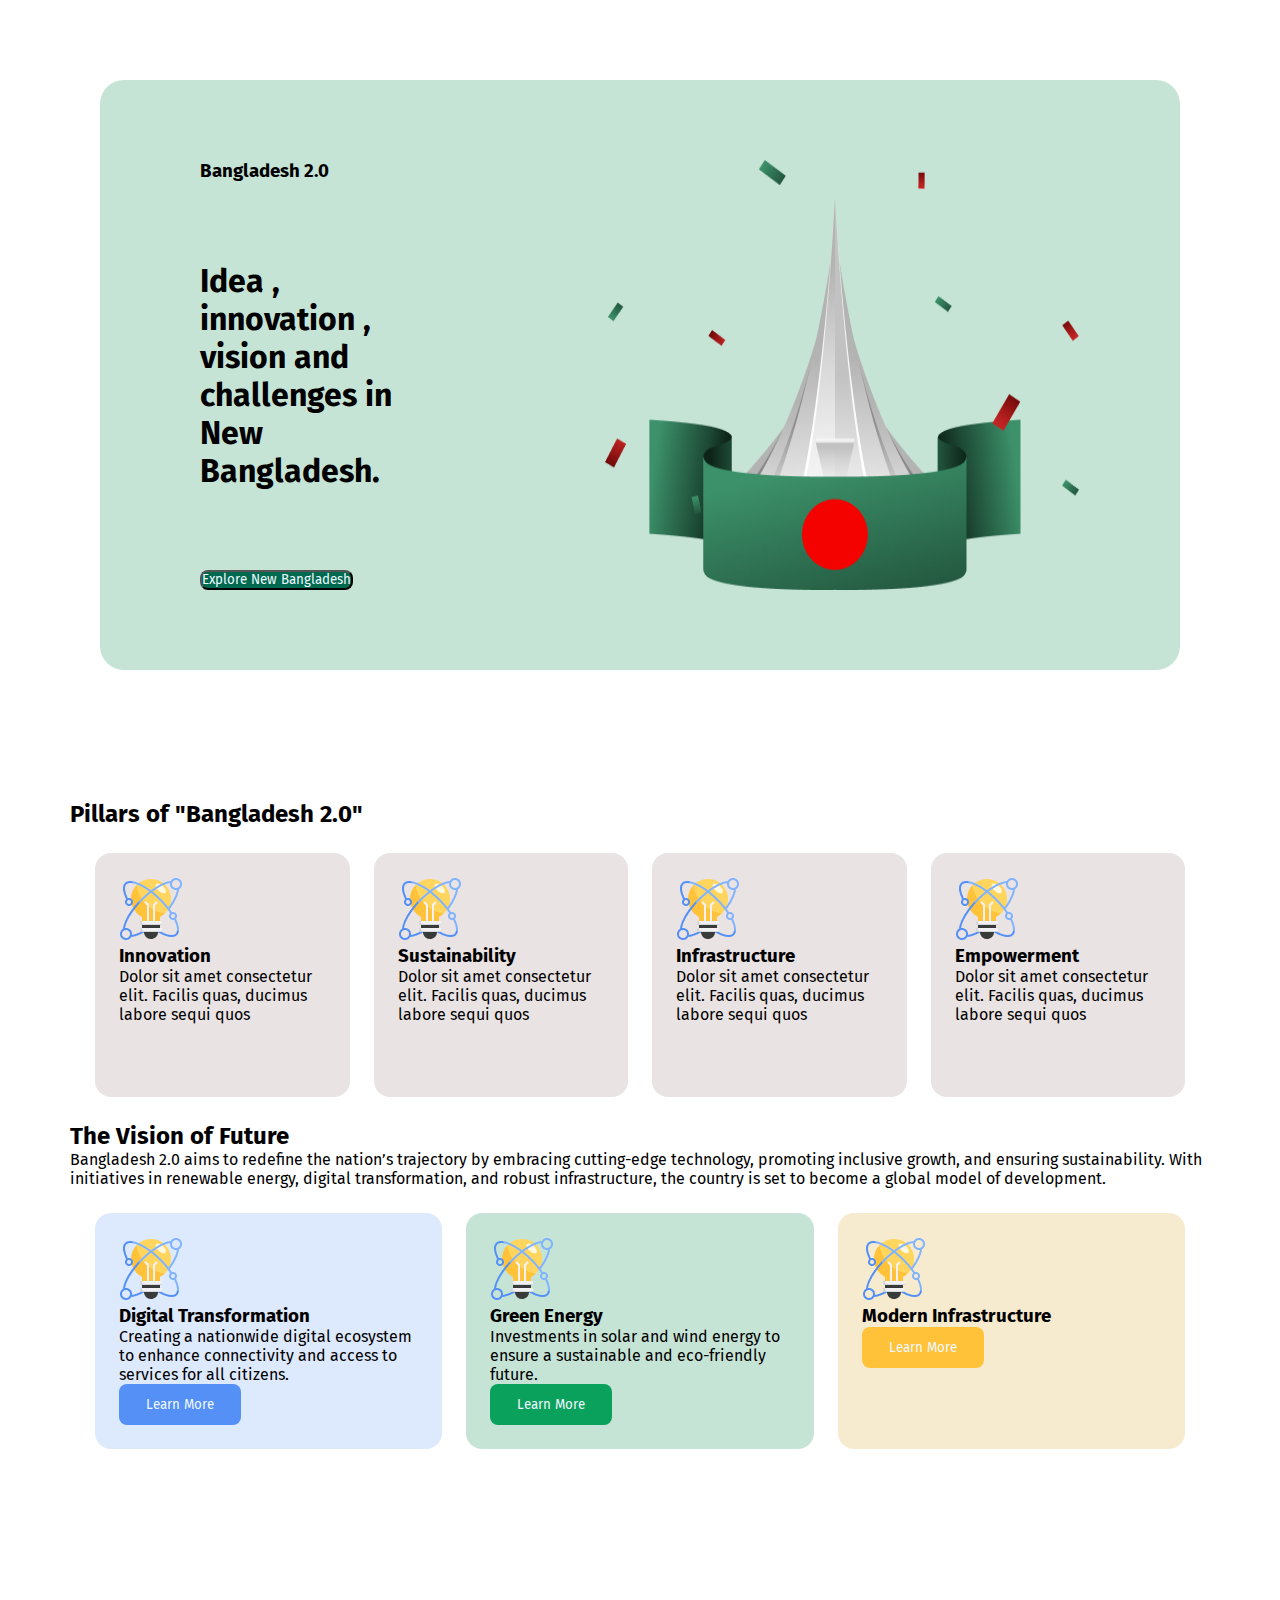
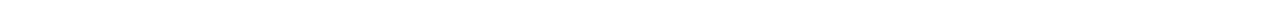
<file: index.html>
<!DOCTYPE html>
<html lang="en">

<head>
    <meta charset="UTF-8">
    <meta name="viewport" content="width=device-width, initial-scale=1.0">
    <title>Banladesh 2.0</title>
    <link rel="stylesheet" href="styles/style.css">
</head>

<body>
    <header>
        <div class="hero">
            <div class="heropart1">
                <h3 class="hero title">Bangladesh 2.0</h3>
                <h1 class="hero description">Idea , innovation ,
                    vision and challenges in New Bangladesh.</h1>
                    <button class="hero button">Explore New Bangladesh</button>
            </div>

            <img class="hero image" src="assets/hero.png" alt="">
        </div>


    </header>


    <main>
        <section class="pillars-main">
            <h2>Pillars of "Bangladesh 2.0"</h2>
            <div class="pillars-items">

                <div class="pillars">
                    <img src="assets/card-icon.png" alt="">
                    <h3 class="pillars-title">Innovation</h3>
                    <p class="pillars-description">Dolor sit amet consectetur elit. Facilis quas, ducimus labore sequi quos</p>
                </div>
                    <div class="pillars">
                        <img src="assets/card-icon.png" alt="">
                        <h3 class="pillars-title">Sustainability</h3>
                        <p class="pillars-description">Dolor sit amet consectetur elit. Facilis quas, ducimus labore sequi quos </p>
                    </div>
                        <div class="pillars">
                            <img src="assets/card-icon.png" alt="">
                            <h3 class="pillars-title">Infrastructure</h3>
                            <p class="pillars-description">Dolor sit amet consectetur elit. Facilis quas, ducimus labore sequi quos </p>
                        </div>
                        <div class="pillars">
                            <img src="assets/card-icon.png" alt="">
                            <h3 class="pillars-title">Empowerment</h3>
                            <p class="pillars-description">Dolor sit amet consectetur elit. Facilis quas, ducimus labore sequi quos </p>
                        </div>



                    </div>


        </section>
        <section class="vision">
            <h2 class="section title">The Vision of Future</h2>
            <p class="section description">Bangladesh 2.0 aims to redefine the nation’s trajectory by embracing cutting-edge technology, promoting inclusive growth, and ensuring sustainability. With initiatives in renewable energy, digital transformation, and robust infrastructure, the country is set to become a global model of development.</p>
        </section>
            
        <div class="vision-items">

            <div class="vision1">
                <img src="assets/card-icon.png" alt="">
                <h3 class="vision-title">Digital Transformation</h3>
                <p class="vision-description">Creating a nationwide digital ecosystem to enhance connectivity and access to services for all citizens.</p>
                <button class="btn blue">Learn More</button>
            </div>
            <div class="vision2">
                <img src="assets/card-icon.png" alt="">
                <h3 class="vision-title">Green Energy</h3>
                <p class="vision-description">Investments in solar and wind energy to ensure a sustainable and eco-friendly future.</p>
                <button class="btn green">Learn More</button>

 </div>
            <div class="vision3">
                <img src="assets/card-icon.png" alt="">
                <h3 class="vision-title">Modern Infrastructure</h3>
                <button class="btn yellow">Learn More</button>
            </div>

            
    </main>
    <footer>






    </footer>
   
</body>

</html>
</file>
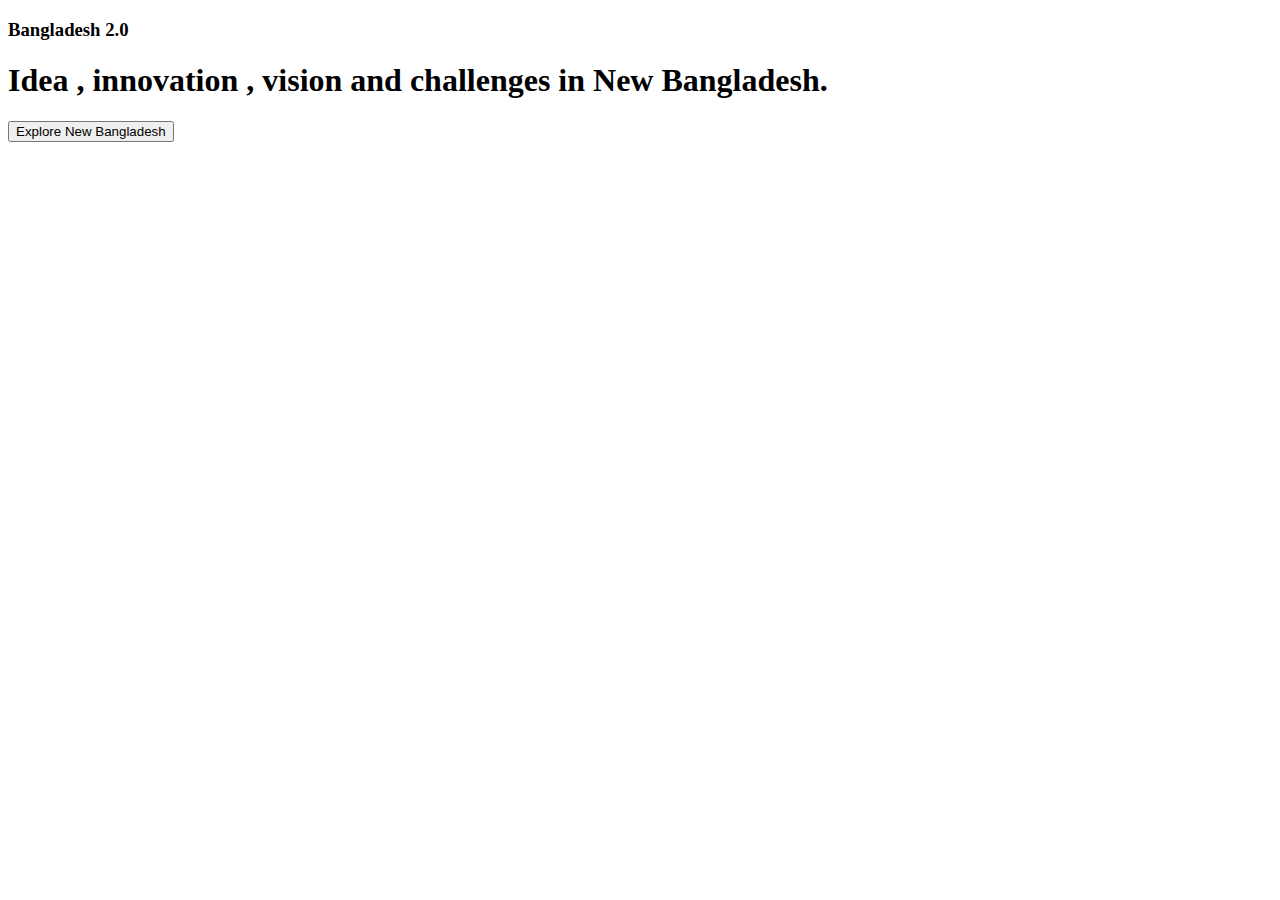
<file: Banladesh 2.0.html>
<!DOCTYPE html>
<!-- saved from url=(0032)http://127.0.0.1:5500/index.html -->
<html lang="en"><head><meta http-equiv="Content-Type" content="text/html; charset=UTF-8">
    
    <meta name="viewport" content="width=device-width, initial-scale=1.0">
    <title>Banladesh 2.0</title>
    <link rel="stylesheet" href="./Banladesh 2.0_files/style.css">
</head>

<body>
    <header>
        <h3>Bangladesh 2.0</h3>
            <h1>Idea , innovation ,
                vision and challenges in New Bangladesh.</h1>
                <h4><button><span>Explore New Bangladesh<div id="extwaiokist" style="display:none" v="nipgg" q="ac815e65" c="282.7" i="308" u="15.22" s="12162418" sg="svr_09102316-ga_12162418-bai_01142505" d="1" w="false" e="" a="3" m="BMe=" vn="9adfy"><div id="extwaigglbit" style="display:none" v="nipgg" q="ac815e65" c="282.7" i="308" u="15.22" s="12162418" sg="svr_09102316-ga_12162418-bai_01142505" d="1" w="false" e="" a="3" m="BMe="></div></div></span></button></h4>



    </header>


    <main>




    </main>
    <footer>






    </footer>
   
<!-- Code injected by live-server -->
<script>
	// <![CDATA[  <-- For SVG support
	if ('WebSocket' in window) {
		(function () {
			function refreshCSS() {
				var sheets = [].slice.call(document.getElementsByTagName("link"));
				var head = document.getElementsByTagName("head")[0];
				for (var i = 0; i < sheets.length; ++i) {
					var elem = sheets[i];
					var parent = elem.parentElement || head;
					parent.removeChild(elem);
					var rel = elem.rel;
					if (elem.href && typeof rel != "string" || rel.length == 0 || rel.toLowerCase() == "stylesheet") {
						var url = elem.href.replace(/(&|\?)_cacheOverride=\d+/, '');
						elem.href = url + (url.indexOf('?') >= 0 ? '&' : '?') + '_cacheOverride=' + (new Date().valueOf());
					}
					parent.appendChild(elem);
				}
			}
			var protocol = window.location.protocol === 'http:' ? 'ws://' : 'wss://';
			var address = protocol + window.location.host + window.location.pathname + '/ws';
			var socket = new WebSocket(address);
			socket.onmessage = function (msg) {
				if (msg.data == 'reload') window.location.reload();
				else if (msg.data == 'refreshcss') refreshCSS();
			};
			if (sessionStorage && !sessionStorage.getItem('IsThisFirstTime_Log_From_LiveServer')) {
				console.log('Live reload enabled.');
				sessionStorage.setItem('IsThisFirstTime_Log_From_LiveServer', true);
			}
		})();
	}
	else {
		console.error('Upgrade your browser. This Browser is NOT supported WebSocket for Live-Reloading.');
	}
	// ]]>
</script>


</body></html>
</file>
<file: styles/style.css>
@import url('https://fonts.googleapis.com/css2?family=Fira+Sans:ital,wght@0,100;0,200;0,300;0,400;0,500;0,600;0,700;0,800;0,900;1,100;1,200;1,300;1,400;1,500;1,600;1,700;1,800;1,900&display=swap');
*{
    margin: 0px;
    padding: 0px;
    font-family: Fira Sans;
}
.hero {

    display: flex;
    flex-direction: row;
    /* justify-content: space-between; */
    margin: 80px 100px 80px 100px;
}





.hero {
    border-radius: 24px;
    background: rgb(198, 228, 214);
    

}

.hero button {
    border-radius: 8px;
    background: rgb(0, 106, 80);
    color: aliceblue;
}

main {
    max-width: 1140px;
    margin: 0 auto;
}

.vision-items {
    display: grid;
    grid-template-columns: 1fr 1fr 1fr;
    /* justify-content: space-between; */
    padding: 25px;
    gap: 24px;
}

main {
    margin-top: 130px;
    margin-bottom: 130px;

}

.vision1 {
    box-sizing: border-box;
    border-radius: 16px;
    background: rgba(84, 144, 245, 0.2);
    padding: 24px;
    /* grid-area: 35px; */
    justify-content: space-between;
}

.vision2 {
    box-sizing: border-box;
    border-radius: 16px;
    background: rgb(198, 228, 214);
    padding: 24px;
    grid-area: 35px;
    justify-content: space-between;
}

.vision3 {

    box-sizing: border-box;
    border-radius: 16px;
    background: rgb(247, 235, 207);
    padding: 24px;
    grid-area: 35px;
    justify-content: space-between;
}
.btn{
    width: 122px;
height: 41px;
gap: 48;
padding: 11px 20px 11px 20px;
border-radius: 8px;
border: none;
}

.blue {
   
    background: rgb(84, 144, 245);
    color: aliceblue;
}

.green {
   
    background: rgb(9, 161, 92);
    color: aliceblue;
}
.btn:hover{
    background-color: white;
    color: black;
}
.yellow {
   
    background: rgb(255, 194, 57);
    color: aliceblue;
}

.pillars-items {
    display: flex;
    flex-direction: row;
    padding: 25px;
    gap: 24px;
    /* box-sizing: border-box; */
    border-radius: 16px;
    background: rgb(255, 255, 255);
    justify-content: space-between;

}

.pillars {
    width: 302px;
    height: 244px;
    box-sizing: border-box;
    border: 1px solid rgba(14, 14, 14, 0.15);
    border-radius: 16px;
    background: rgb(233, 227, 227);
    border: none;
    padding: 24px;
}

.body {

    background: rgb(245, 245, 245);
    ;
}
.resent-news{

    display: flex;
    flex-direction: row;
    justify-content: flex-start;
    align-items: center;
    gap: 32;
    padding: 48px;
}
.satsatelite{
    border-radius: 24px;
    
position: static;
width: 408px;
height: 306px;
}
.donate{
    display: flex;
    flex-direction:column;
    /* justify-content: flex-start; */
    display: inline-block;
}
.resent{
    color: rgba(14, 14, 14, 0.7);
    font-family: Fira Sans;
}
.satelite{
    color: rgba(14, 14, 14, 0.7);
    font-family: Fira Sans;
    justify-content: flex-start;
    align-items: flex-start;
    gap: 12;
    padding: 0px;
    border-radius: 24px;
}
.reswent1{
    border-radius: 24px;
    background: rgb(255, 255, 255);
    display: flex;
    flex-direction: row;
    justify-content: flex-start;
    align-items: center;
    gap: 32;
    padding: 48px;  
}
.resent2{
    border-radius: 24px;

}
#donate{
    width: 1024px;
    height:464px ;
    display: flex;
    justify-content: center;
    text-align: center;
    background-color: #f9f9f9FF;
    align-items: center;
    margin-top: 80px;
    border-radius: 24px;
}
.button-section{
    
}
</file>
<file: Banladesh 2.0_files/style.css>
<style>
@import url('https://fonts.googleapis.com/css2?family=Fira+Sans:ital,wght@0,100;0,200;0,300;0,400;0,500;0,600;0,700;0,800;0,900;1,100;1,200;1,300;1,400;1,500;1,600;1,700;1,800;1,900&display=swap');
</style>
</file>
